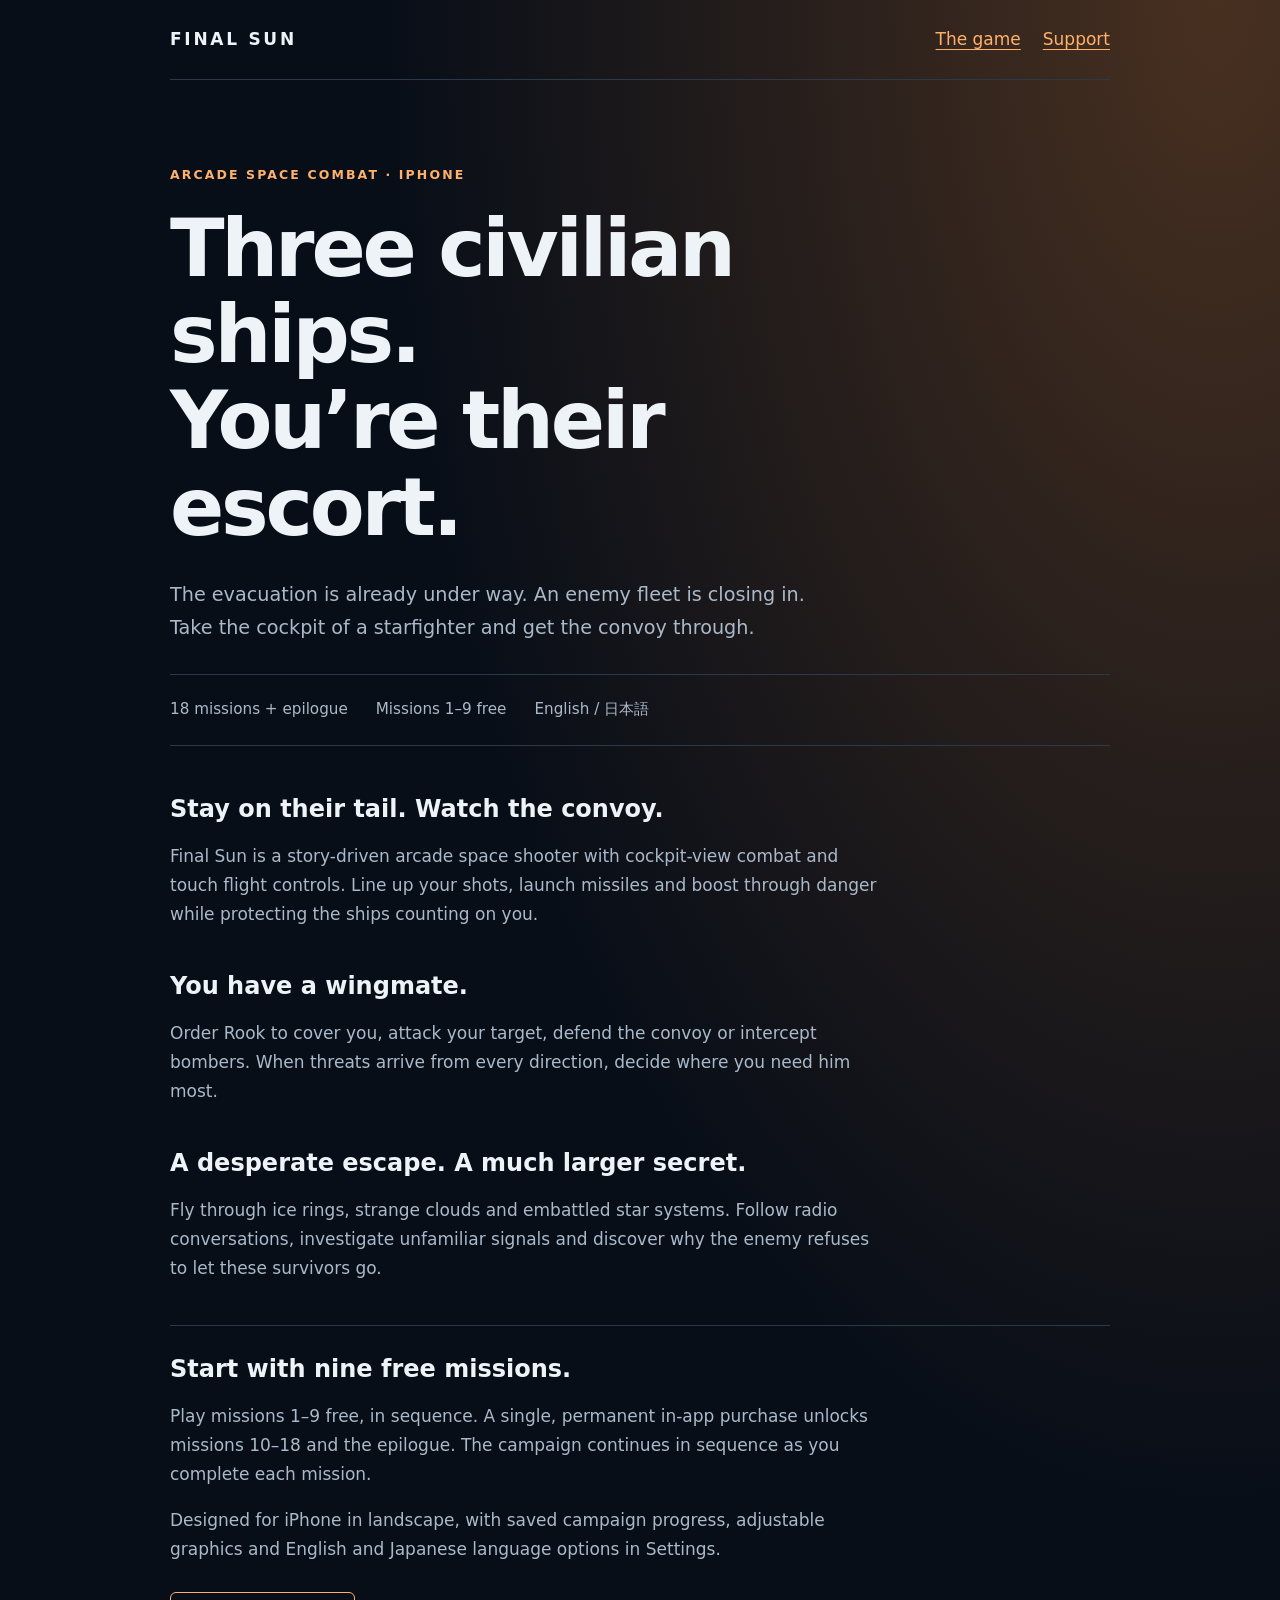
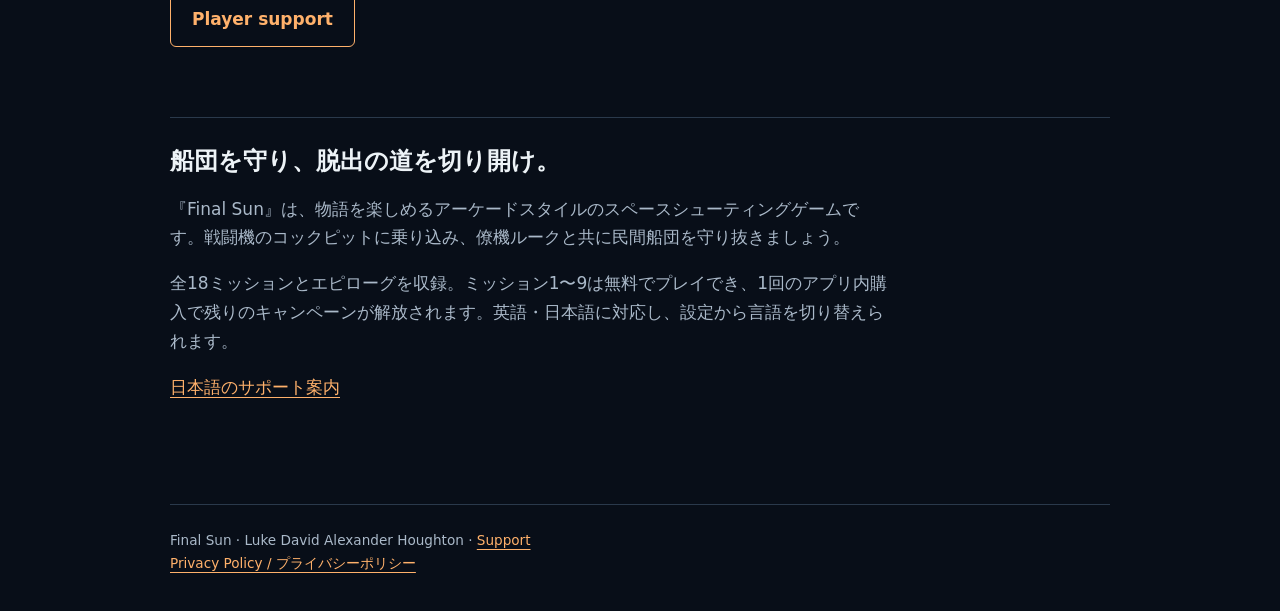
<file: index.html>
<!doctype html>
<html lang="en"><head><meta charset="utf-8"><meta name="viewport" content="width=device-width,initial-scale=1"><title>Final Sun — Arcade Space Combat</title><meta name="description" content="A story-driven arcade space shooter for iPhone. Escort a civilian convoy through an 18-mission campaign. Play missions 1–9 free."><link rel="stylesheet" href="styles.css"></head>
<body><div class="wrap"><header><a class="brand" href="./">FINAL SUN</a><nav aria-label="Main navigation"><a href="./" aria-current="page">The game</a><a href="support.html">Support</a></nav></header>
<main><p class="eyebrow">Arcade space combat · iPhone</p><h1>Three civilian ships.<br>You’re their escort.</h1><p class="lead">The evacuation is already under way. An enemy fleet is closing in. Take the cockpit of a starfighter and get the convoy through.</p>
<div class="facts"><span>18 missions + epilogue</span><span>Missions 1–9 free</span><span>English / 日本語</span></div>
<section><h2>Stay on their tail. Watch the convoy.</h2><p>Final Sun is a story-driven arcade space shooter with cockpit-view combat and touch flight controls. Line up your shots, launch missiles and boost through danger while protecting the ships counting on you.</p></section>
<section><h2>You have a wingmate.</h2><p>Order Rook to cover you, attack your target, defend the convoy or intercept bombers. When threats arrive from every direction, decide where you need him most.</p></section>
<section><h2>A desperate escape. A much larger secret.</h2><p>Fly through ice rings, strange clouds and embattled star systems. Follow radio conversations, investigate unfamiliar signals and discover why the enemy refuses to let these survivors go.</p></section>
<section class="details"><h2>Start with nine free missions.</h2><p>Play missions 1–9 free, in sequence. A single, permanent in-app purchase unlocks missions 10–18 and the epilogue. The campaign continues in sequence as you complete each mission.</p><p>Designed for iPhone in landscape, with saved campaign progress, adjustable graphics and English and Japanese language options in Settings.</p><a class="button" href="support.html">Player support</a></section>
<section lang="ja" class="details"><h2>船団を守り、脱出の道を切り開け。</h2><p>『Final Sun』は、物語を楽しめるアーケードスタイルのスペースシューティングゲームです。戦闘機のコックピットに乗り込み、僚機ルークと共に民間船団を守り抜きましょう。</p><p>全18ミッションとエピローグを収録。ミッション1〜9は無料でプレイでき、1回のアプリ内購入で残りのキャンペーンが解放されます。英語・日本語に対応し、設定から言語を切り替えられます。</p><a href="support.html#japanese">日本語のサポート案内</a></section></main>
<footer><p>Final Sun · Luke David Alexander Houghton · <a href="support.html">Support</a></p><p><a href="privacy.html">Privacy Policy / プライバシーポリシー</a></p></footer></div></body></html>
</file>
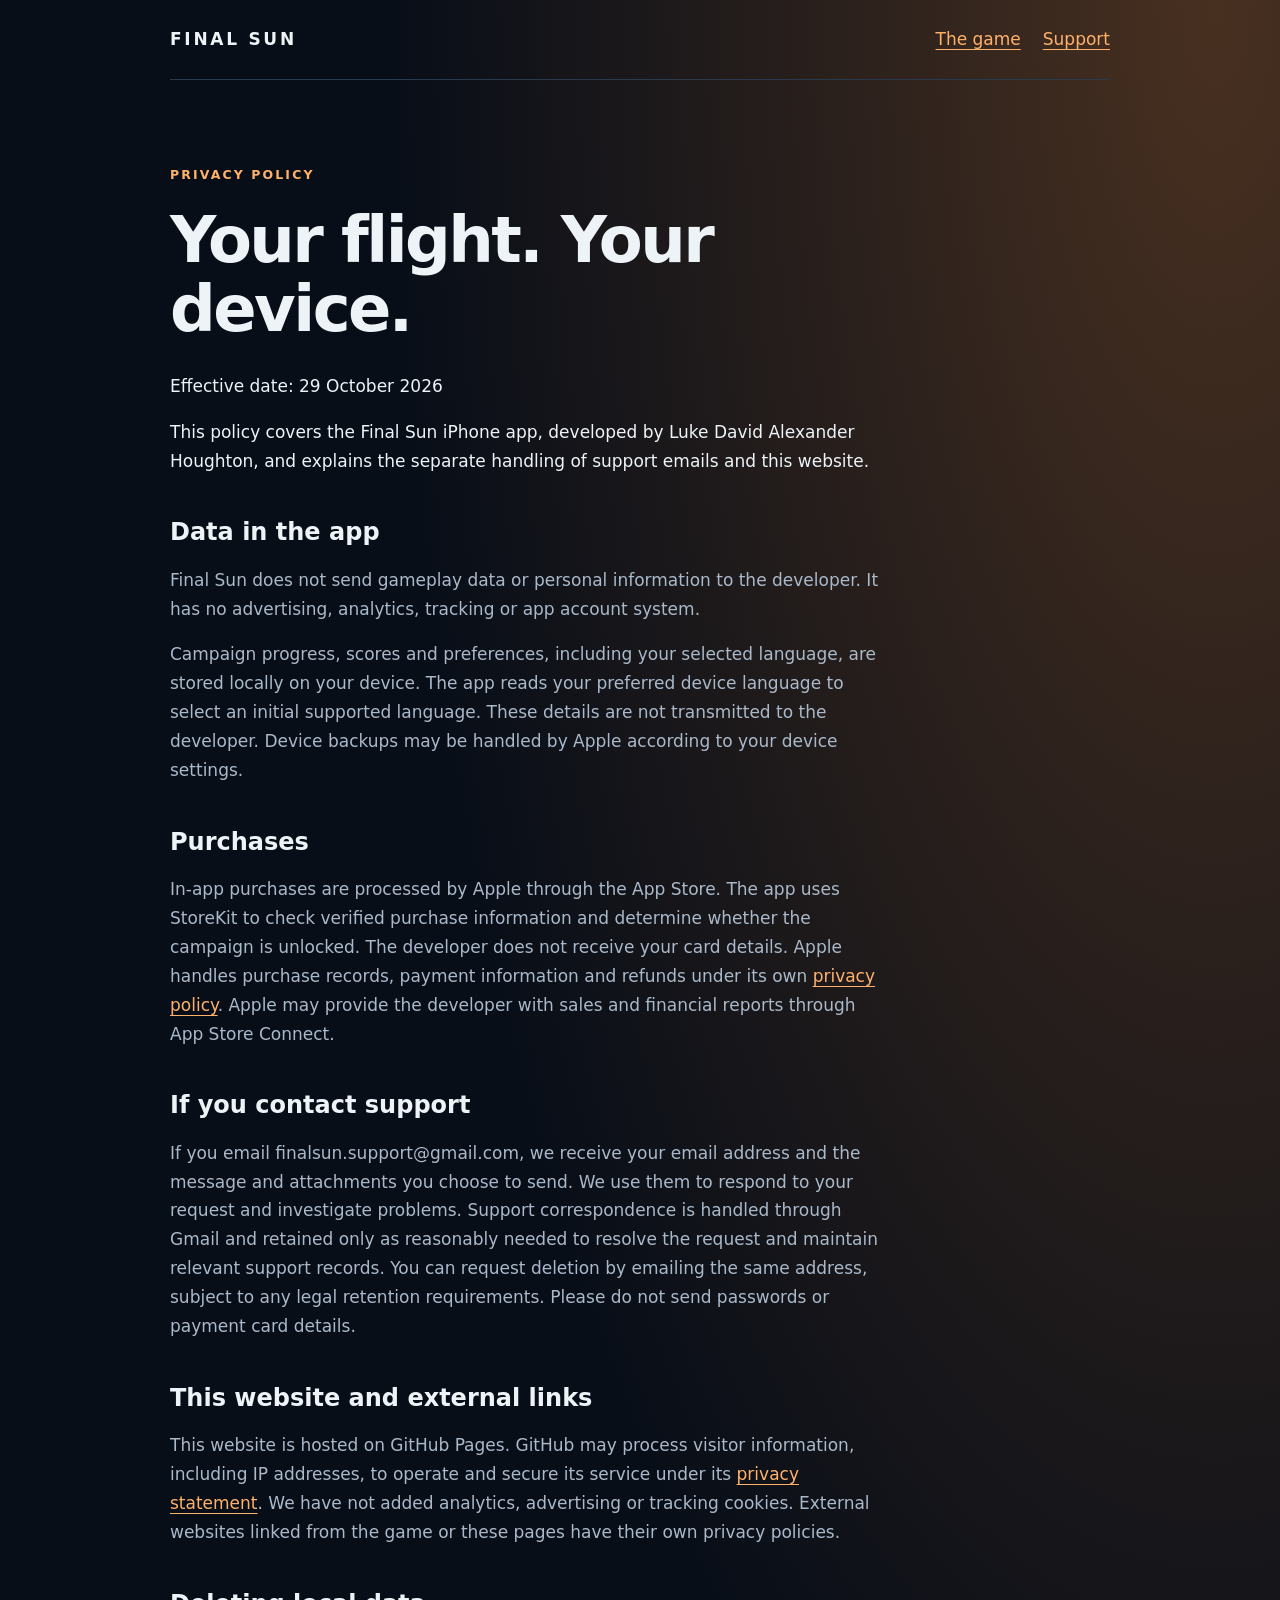
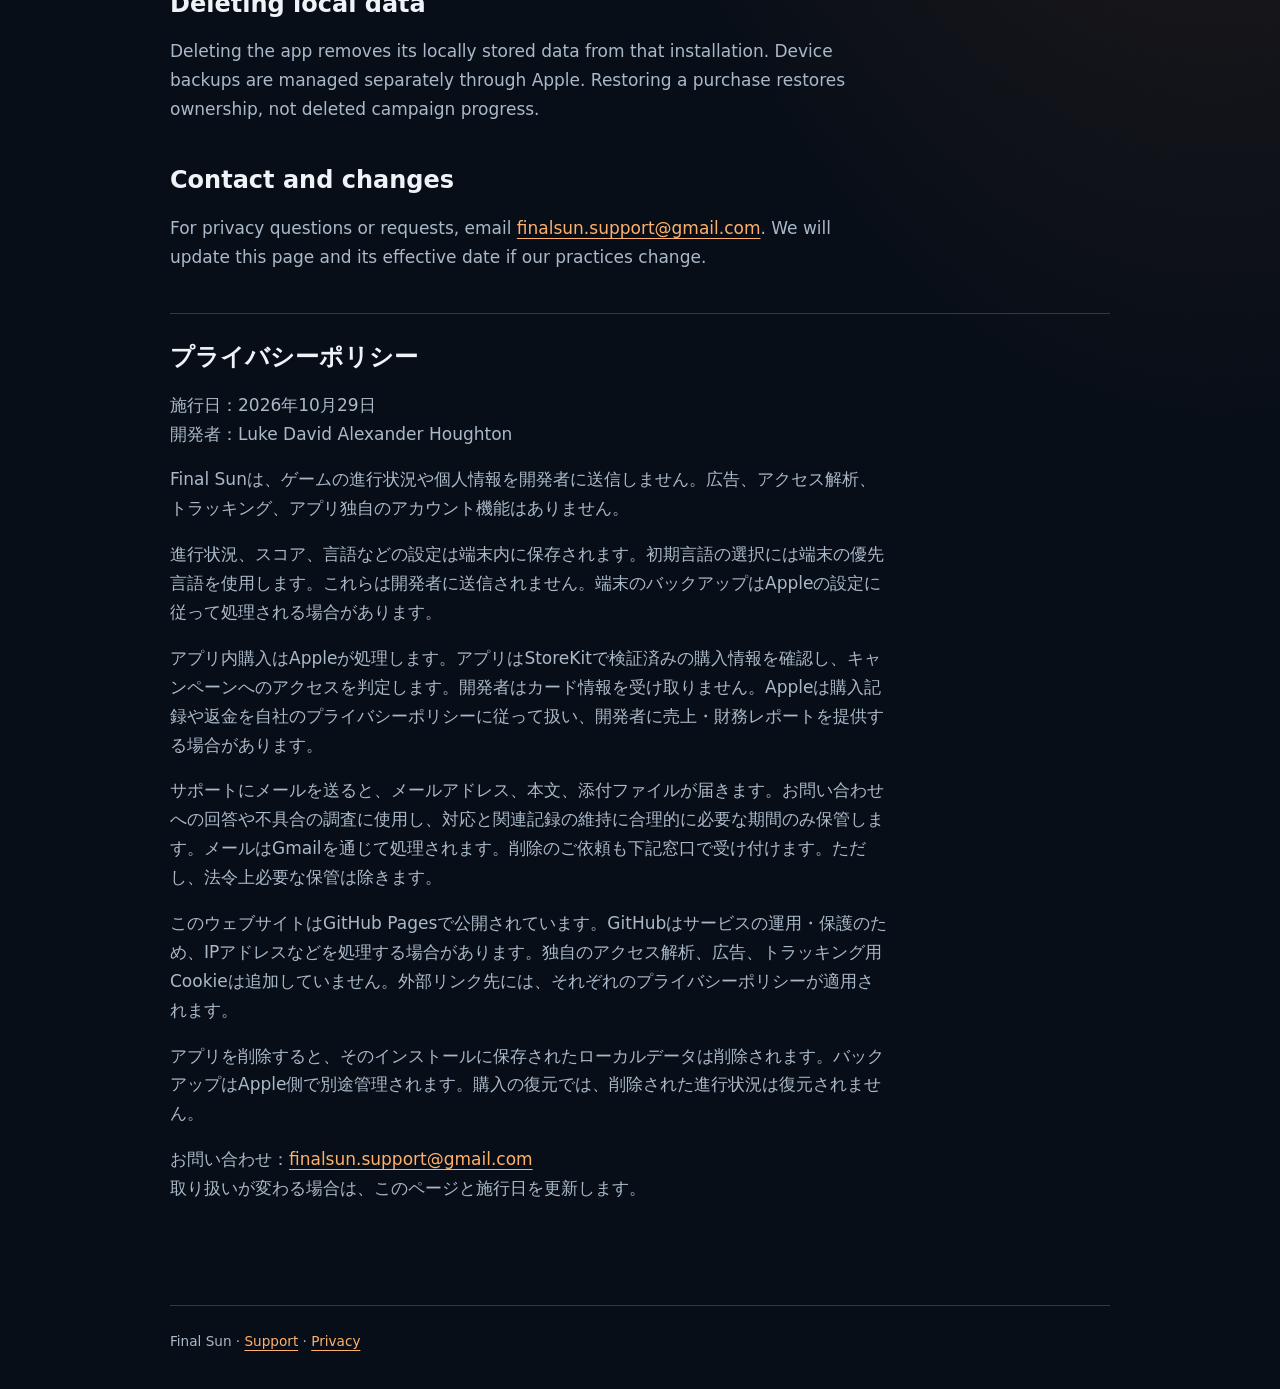
<file: privacy.html>
<!doctype html><html lang="en"><head><meta charset="utf-8"><meta name="viewport" content="width=device-width,initial-scale=1"><title>Final Sun — Privacy Policy</title><link rel="stylesheet" href="styles.css"></head><body><div class="wrap"><header><a class="brand" href="./">FINAL SUN</a><nav aria-label="Main navigation"><a href="./">The game</a><a href="support.html">Support</a></nav></header><main class="support"><p class="eyebrow">Privacy policy</p><h1>Your flight. Your device.</h1><p>Effective date: 29 October 2026</p><p>This policy covers the Final Sun iPhone app, developed by Luke David Alexander Houghton, and explains the separate handling of support emails and this website.</p><section><h2>Data in the app</h2><p>Final Sun does not send gameplay data or personal information to the developer. It has no advertising, analytics, tracking or app account system.</p><p>Campaign progress, scores and preferences, including your selected language, are stored locally on your device. The app reads your preferred device language to select an initial supported language. These details are not transmitted to the developer. Device backups may be handled by Apple according to your device settings.</p></section><section><h2>Purchases</h2><p>In-app purchases are processed by Apple through the App Store. The app uses StoreKit to check verified purchase information and determine whether the campaign is unlocked. The developer does not receive your card details. Apple handles purchase records, payment information and refunds under its own <a href="https://www.apple.com/legal/privacy/">privacy policy</a>. Apple may provide the developer with sales and financial reports through App Store Connect.</p></section><section><h2>If you contact support</h2><p>If you email finalsun.support@gmail.com, we receive your email address and the message and attachments you choose to send. We use them to respond to your request and investigate problems. Support correspondence is handled through Gmail and retained only as reasonably needed to resolve the request and maintain relevant support records. You can request deletion by emailing the same address, subject to any legal retention requirements. Please do not send passwords or payment card details.</p></section><section><h2>This website and external links</h2><p>This website is hosted on GitHub Pages. GitHub may process visitor information, including IP addresses, to operate and secure its service under its <a href="https://docs.github.com/en/site-policy/privacy-policies/github-general-privacy-statement">privacy statement</a>. We have not added analytics, advertising or tracking cookies. External websites linked from the game or these pages have their own privacy policies.</p></section><section><h2>Deleting local data</h2><p>Deleting the app removes its locally stored data from that installation. Device backups are managed separately through Apple. Restoring a purchase restores ownership, not deleted campaign progress.</p></section><section><h2>Contact and changes</h2><p>For privacy questions or requests, email <a href="mailto:finalsun.support@gmail.com">finalsun.support@gmail.com</a>. We will update this page and its effective date if our practices change.</p></section><section lang="ja" class="details"><h2>プライバシーポリシー</h2><p>施行日：2026年10月29日<br>開発者：Luke David Alexander Houghton</p><p>Final Sunは、ゲームの進行状況や個人情報を開発者に送信しません。広告、アクセス解析、トラッキング、アプリ独自のアカウント機能はありません。</p><p>進行状況、スコア、言語などの設定は端末内に保存されます。初期言語の選択には端末の優先言語を使用します。これらは開発者に送信されません。端末のバックアップはAppleの設定に従って処理される場合があります。</p><p>アプリ内購入はAppleが処理します。アプリはStoreKitで検証済みの購入情報を確認し、キャンペーンへのアクセスを判定します。開発者はカード情報を受け取りません。Appleは購入記録や返金を自社のプライバシーポリシーに従って扱い、開発者に売上・財務レポートを提供する場合があります。</p><p>サポートにメールを送ると、メールアドレス、本文、添付ファイルが届きます。お問い合わせへの回答や不具合の調査に使用し、対応と関連記録の維持に合理的に必要な期間のみ保管します。メールはGmailを通じて処理されます。削除のご依頼も下記窓口で受け付けます。ただし、法令上必要な保管は除きます。</p><p>このウェブサイトはGitHub Pagesで公開されています。GitHubはサービスの運用・保護のため、IPアドレスなどを処理する場合があります。独自のアクセス解析、広告、トラッキング用Cookieは追加していません。外部リンク先には、それぞれのプライバシーポリシーが適用されます。</p><p>アプリを削除すると、そのインストールに保存されたローカルデータは削除されます。バックアップはApple側で別途管理されます。購入の復元では、削除された進行状況は復元されません。</p><p>お問い合わせ：<a href="mailto:finalsun.support@gmail.com">finalsun.support@gmail.com</a><br>取り扱いが変わる場合は、このページと施行日を更新します。</p></section></main><footer><p>Final Sun · <a href="support.html">Support</a> · <a href="privacy.html">Privacy</a></p></footer></div></body></html>
</file>
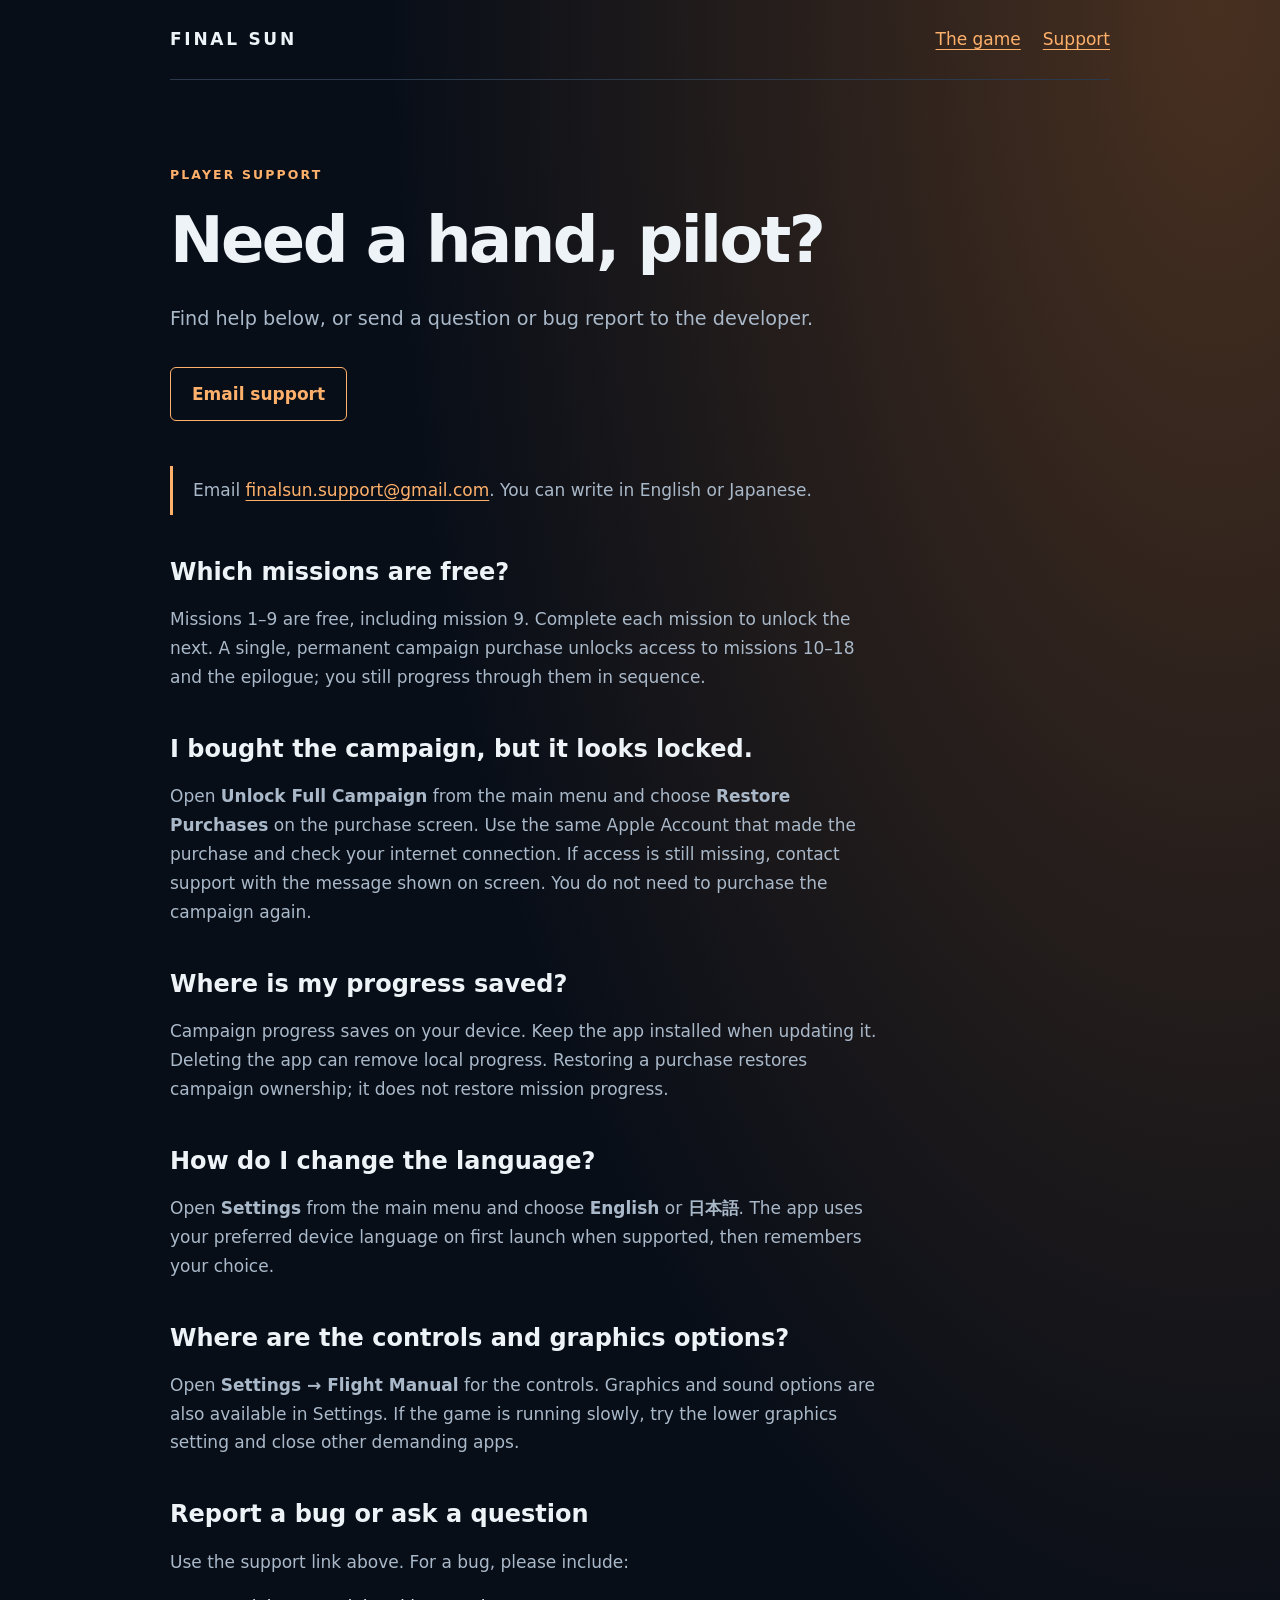
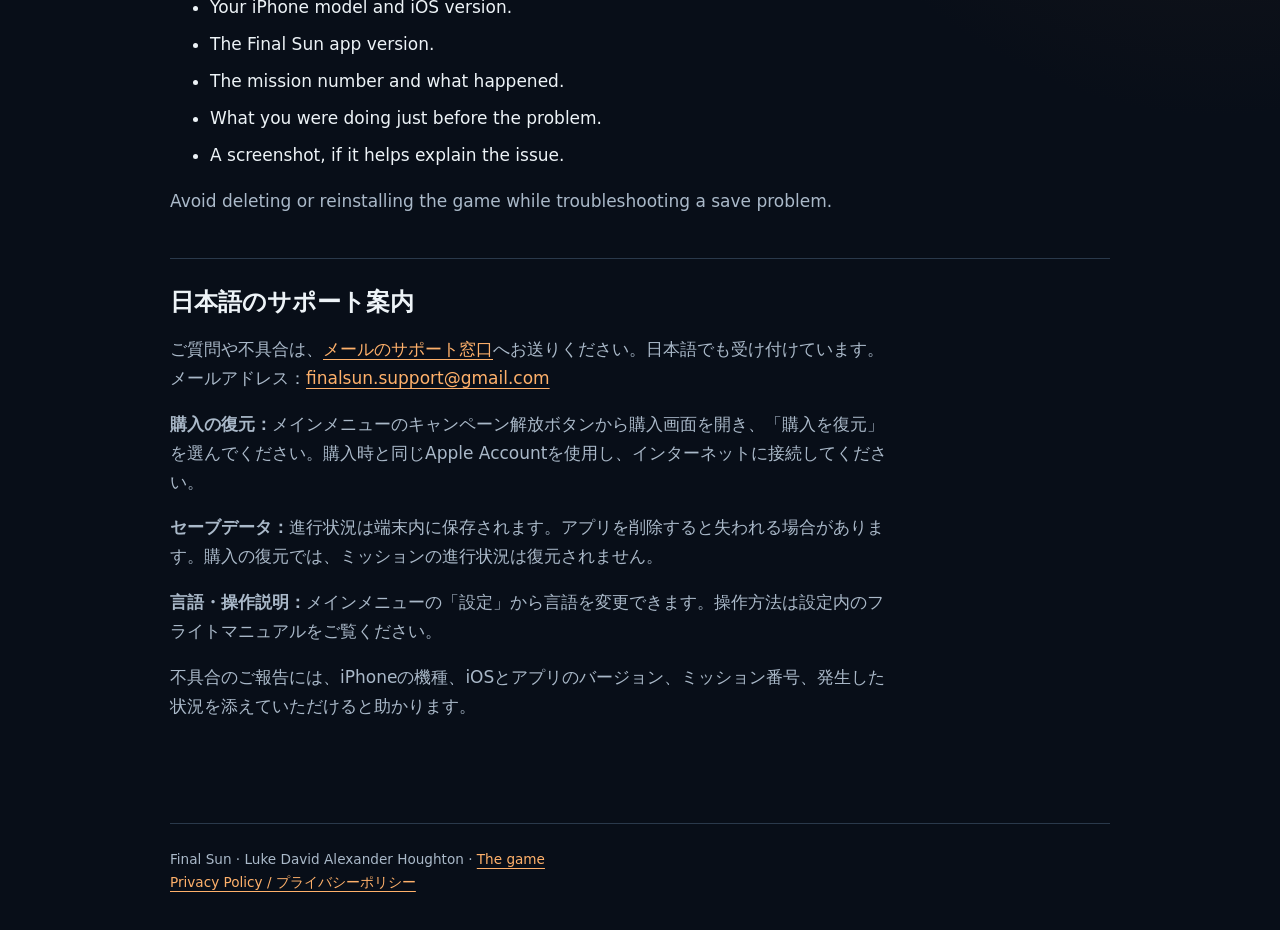
<file: support.html>
<!doctype html>
<html lang="en"><head><meta charset="utf-8"><meta name="viewport" content="width=device-width,initial-scale=1"><title>Final Sun — Player Support</title><meta name="description" content="Help with Final Sun on iPhone: campaign access, restoring purchases, saved progress, language settings and reporting problems."><link rel="stylesheet" href="styles.css"></head>
<body><div class="wrap"><header><a class="brand" href="./">FINAL SUN</a><nav aria-label="Main navigation"><a href="./">The game</a><a href="support.html" aria-current="page">Support</a></nav></header>
<main class="support"><p class="eyebrow">Player support</p><h1>Need a hand, pilot?</h1><p class="lead">Find help below, or send a question or bug report to the developer.</p><a class="button" href="mailto:finalsun.support@gmail.com?subject=Final%20Sun%20Support">Email support</a><p class="note">Email <a href="mailto:finalsun.support@gmail.com">finalsun.support@gmail.com</a>. You can write in English or Japanese.</p>
<section><h2>Which missions are free?</h2><p>Missions 1–9 are free, including mission 9. Complete each mission to unlock the next. A single, permanent campaign purchase unlocks access to missions 10–18 and the epilogue; you still progress through them in sequence.</p></section>
<section><h2>I bought the campaign, but it looks locked.</h2><p>Open <strong>Unlock Full Campaign</strong> from the main menu and choose <strong>Restore Purchases</strong> on the purchase screen. Use the same Apple Account that made the purchase and check your internet connection. If access is still missing, contact support with the message shown on screen. You do not need to purchase the campaign again.</p></section>
<section><h2>Where is my progress saved?</h2><p>Campaign progress saves on your device. Keep the app installed when updating it. Deleting the app can remove local progress. Restoring a purchase restores campaign ownership; it does not restore mission progress.</p></section>
<section><h2>How do I change the language?</h2><p>Open <strong>Settings</strong> from the main menu and choose <strong>English</strong> or <strong>日本語</strong>. The app uses your preferred device language on first launch when supported, then remembers your choice.</p></section>
<section><h2>Where are the controls and graphics options?</h2><p>Open <strong>Settings → Flight Manual</strong> for the controls. Graphics and sound options are also available in Settings. If the game is running slowly, try the lower graphics setting and close other demanding apps.</p></section>
<section><h2>Report a bug or ask a question</h2><p>Use the support link above. For a bug, please include:</p><ul><li>Your iPhone model and iOS version.</li><li>The Final Sun app version.</li><li>The mission number and what happened.</li><li>What you were doing just before the problem.</li><li>A screenshot, if it helps explain the issue.</li></ul><p>Avoid deleting or reinstalling the game while troubleshooting a save problem.</p></section>
<section id="japanese" lang="ja" class="details"><h2>日本語のサポート案内</h2><p>ご質問や不具合は、<a href="mailto:finalsun.support@gmail.com?subject=Final%20Sun%20Support">メールのサポート窓口</a>へお送りください。日本語でも受け付けています。メールアドレス：<a href="mailto:finalsun.support@gmail.com">finalsun.support@gmail.com</a></p><p><strong>購入の復元：</strong>メインメニューのキャンペーン解放ボタンから購入画面を開き、「購入を復元」を選んでください。購入時と同じApple Accountを使用し、インターネットに接続してください。</p><p><strong>セーブデータ：</strong>進行状況は端末内に保存されます。アプリを削除すると失われる場合があります。購入の復元では、ミッションの進行状況は復元されません。</p><p><strong>言語・操作説明：</strong>メインメニューの「設定」から言語を変更できます。操作方法は設定内のフライトマニュアルをご覧ください。</p><p>不具合のご報告には、iPhoneの機種、iOSとアプリのバージョン、ミッション番号、発生した状況を添えていただけると助かります。</p></section></main><footer><p>Final Sun · Luke David Alexander Houghton · <a href="./">The game</a></p><p><a href="privacy.html">Privacy Policy / プライバシーポリシー</a></p></footer></div></body></html>
</file>
<file: styles.css>
:root{color-scheme:dark;--bg:#080e18;--ink:#edf3f7;--muted:#aab9c9;--accent:#ffb16b;--line:#2a394b}*{box-sizing:border-box}body{margin:0;background:radial-gradient(ellipse at 95% 0%,#483020 0,transparent 48%),var(--bg);color:var(--ink);font:17px/1.7 system-ui,-apple-system,BlinkMacSystemFont,"Segoe UI",sans-serif}a{color:var(--accent);text-underline-offset:4px}a:hover{color:#fff}a:focus-visible{outline:3px solid var(--accent);outline-offset:5px}.wrap{width:min(940px,100% - 40px);margin:auto}header{display:flex;justify-content:space-between;align-items:center;gap:24px;padding:25px 0;border-bottom:1px solid var(--line)}.brand{color:var(--ink);font-weight:800;letter-spacing:.16em;text-decoration:none}nav{display:flex;gap:22px}main{padding:72px 0 60px}.eyebrow{text-transform:uppercase;letter-spacing:.17em;color:var(--accent);font-size:.78rem;font-weight:700}h1{font-size:clamp(2.7rem,7vw,5rem);line-height:1.08;letter-spacing:-.04em;max-width:800px;margin:20px 0 28px}h2{font-size:1.5rem;line-height:1.3;margin:0 0 14px}p{max-width:720px}.lead{font-size:1.2rem;color:var(--muted);max-width:680px}.button{display:inline-block;border:1px solid var(--accent);padding:12px 21px;border-radius:6px;text-decoration:none;font-weight:650;margin:12px 0 28px}.facts{display:flex;flex-wrap:wrap;gap:12px 28px;padding:22px 0;border-top:1px solid var(--line);border-bottom:1px solid var(--line);color:var(--muted);font-size:.95rem;margin:30px 0 48px}section{margin:42px 0}section p{color:var(--muted)}.details{border-top:1px solid var(--line);padding-top:28px}.support h1{font-size:clamp(2.6rem,7vw,4rem)}.note{border-left:3px solid var(--accent);padding:10px 0 10px 20px;color:var(--muted)}li{margin:8px 0}footer{border-top:1px solid var(--line);padding:24px 0 36px;color:var(--muted);font-size:.85rem}footer p{margin:0}@media(max-width:500px){header{align-items:flex-start;flex-direction:column;gap:10px}main{padding-top:42px}nav{gap:24px}}
</file>
